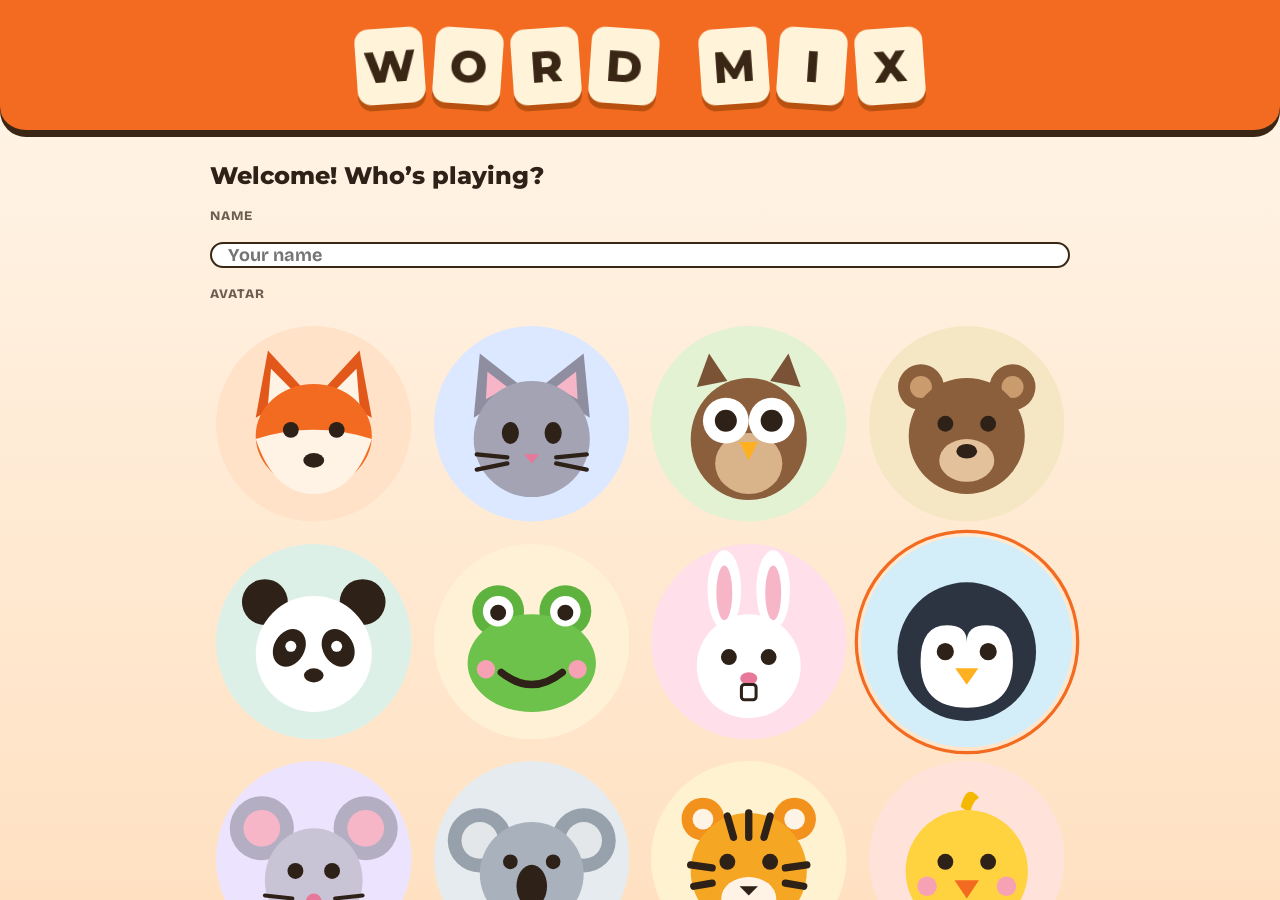
<file: index.html>
<!doctype html>
<html lang="en-GB">
<head>
<meta charset="utf-8">
<meta name="viewport" content="width=device-width, initial-scale=1, viewport-fit=cover, maximum-scale=1, minimum-scale=1, user-scalable=no">
<title>Word Mix</title>
<meta name="description" content="A word-grid game. Swipe touching letters to find words. Play solo, pass and play, or phone to phone with no internet.">
<meta name="theme-color" content="#F26B21">
<meta name="color-scheme" content="light dark">
<meta name="apple-mobile-web-app-capable" content="yes">
<meta name="mobile-web-app-capable" content="yes">
<meta name="apple-mobile-web-app-status-bar-style" content="black-translucent">
<meta name="apple-mobile-web-app-title" content="Word Mix">
<link rel="manifest" href="manifest.webmanifest">
<link rel="icon" type="image/png" href="icons/favicon-64.png">
<link rel="apple-touch-icon" href="icons/apple-touch-icon.png">
<link rel="preconnect" href="https://fonts.googleapis.com">
<link rel="preconnect" href="https://fonts.gstatic.com" crossorigin>
<link href="https://fonts.googleapis.com/css2?family=Bricolage+Grotesque:opsz,wght@12..96,500..800&family=Montserrat:wght@700;800;900&display=swap" rel="stylesheet">
<link rel="stylesheet" href="styles.css">
</head>
<body>
<main id="app"></main>
<script src="qr.js"></script>
<script src="avatars.js"></script>
<script src="net.js"></script>
<script src="sound.js"></script>
<script src="app.js"></script>
<script>
  if ('serviceWorker' in navigator && location.protocol !== 'file:') {
    // When a newer version has been saved, reload once so it shows straight away.
    var hadController = !!navigator.serviceWorker.controller, reloading = false;
    navigator.serviceWorker.addEventListener('controllerchange', function () {
      if (!hadController || reloading) return;
      // Never interrupt a game: wait until the player is back on the home screen.
      if (window.WM_AT_HOME) { reloading = true; location.reload(); } else window.WM_PENDING_RELOAD = true;
    });
    window.addEventListener('load', function () {
      navigator.serviceWorker.register('sw.js', { updateViaCache: 'none' }).then(function (reg) { reg.update(); }).catch(function () {});
    });
    document.addEventListener('visibilitychange', function () {
      if (!document.hidden && navigator.serviceWorker.getRegistration) navigator.serviceWorker.getRegistration().then(function (r) { if (r) r.update(); });
    });
  }
</script>
</body>
</html>
</file>
<file: styles.css>
:root {
  --bg: #EEF1F5;
  --ink: #2E2117;
  --muted: #6B5D50;
  --orange: #F26B21;
  --orange-dk: #C8530F;
  --orange-btn: #D85A15;
  --card: #FFFFFF;
  --card-sh: #D3D9E2;
  --cream: #FFF8EE;
  --tile: #F6E7C4;
  --tile-sh: #C9A974;
  --tile-ink: #3A2614;
  --sel: #FFC93A;
  --sel-sh: #C9951A;
  --good: #86D069;
  --good-sh: #4E9A32;
  --good-ink: #2E7D1E;
  --bad: #B23A1E;
  --blue: #2F6FDE;
  --blue-sh: #1E4FA8;
  --board: #DCE2EA;
  --bar-bg: #F3DCC6;
  --mode-sel: #FFF1E6;
  --first: #FFF1E6;
  --first-sh: #F3C4A3;
  --sheet: #FFFDF7;
  --pill-bg: #2E2117;
  --toast-bg: #2E2117;
  --toast-fg: #FFFFFF;
  --hint-ink: #1E4FA8;
  --band-ink: #3A1A05;
  --font: 'Bricolage Grotesque', ui-rounded, system-ui, -apple-system, 'Segoe UI', sans-serif;
  color-scheme: light;
}
:root[data-theme="dark"] {
  --bg: #16120E;
  --ink: #F6EDE2;
  --muted: #BBA894;
  --orange: #E2621C;
  --orange-dk: #9A3F0B;
  --orange-btn: #BF4E11;
  --card: #29221B;
  --card-sh: #0B0806;
  --cream: #2F271F;
  --board: #2B241D;
  --good-ink: #8FD86F;
  --bad: #FF8F75;
  --bar-bg: #4A3A2C;
  --mode-sel: #3D2617;
  --first: #3D2617;
  --first-sh: #120C07;
  --sheet: #211B15;
  --pill-bg: #0E0B08;
  --toast-bg: #F6EDE2;
  --toast-fg: #16120E;
  --hint-ink: #9DBBFF;
  --band-ink: #2A1203;
  color-scheme: dark;
}
/* Phone in dark mode before the app has chosen (also tells Samsung Internet not to repaint the page) */
@media (prefers-color-scheme: dark) {
  :root:not([data-theme="light"]) {
    --bg: #16120E;
    --ink: #F6EDE2;
    --muted: #BBA894;
    --orange: #E2621C;
    --orange-dk: #9A3F0B;
    --orange-btn: #BF4E11;
    --card: #29221B;
    --card-sh: #0B0806;
    --cream: #2F271F;
    --board: #2B241D;
    --good-ink: #8FD86F;
    --bad: #FF8F75;
    --bar-bg: #4A3A2C;
    --mode-sel: #3D2617;
    --first: #3D2617;
    --first-sh: #120C07;
    --sheet: #211B15;
    --pill-bg: #0E0B08;
    --toast-bg: #F6EDE2;
    --toast-fg: #16120E;
    --hint-ink: #9DBBFF;
    --band-ink: #2A1203;
    color-scheme: dark;
  }
}

* { box-sizing: border-box; -webkit-tap-highlight-color: transparent; }
html, body { margin: 0; height: 100%; background: var(--bg); color: var(--ink); font-family: var(--font); }
html, body { touch-action: manipulation; -webkit-text-size-adjust: 100%; text-size-adjust: 100%; }
body { overscroll-behavior: none; -webkit-font-smoothing: antialiased; }
button, input { font-family: inherit; color: inherit; }
button { cursor: pointer; }
:focus-visible { outline: 3px solid var(--blue); outline-offset: 2px; }

#app { position: relative; height: 100vh; height: 100dvh; margin: 0 auto; overflow: hidden; background: var(--bg); }
.screen { position: absolute; inset: 0; display: flex; flex-direction: column; overflow: hidden; animation: screenIn .45s cubic-bezier(.2,.8,.3,1) both; }
.screen.leaving { animation: screenOut .25s ease-in both; pointer-events: none; }
@keyframes screenIn { from { opacity: 0; transform: translateY(18px); } to { opacity: 1; transform: none; } }
@keyframes screenOut { from { opacity: 1; } to { opacity: 0; transform: scale(.98); } }
.scroll { flex: 1; min-height: 0; overflow-y: auto; -webkit-overflow-scrolling: touch; padding: 18px max(18px, calc((100% - var(--content, 640px)) / 2), env(safe-area-inset-right)) calc(24px + env(safe-area-inset-bottom)) max(18px, calc((100% - var(--content, 640px)) / 2), env(safe-area-inset-left)); display: flex; flex-direction: column; gap: 14px; }

/* Header band */
.band { background: var(--orange); padding: calc(14px + env(safe-area-inset-top)) max(18px, calc((100% - var(--content, 640px)) / 2), env(safe-area-inset-right)) 18px max(18px, calc((100% - var(--content, 640px)) / 2), env(safe-area-inset-left)); border-radius: 0 0 26px 26px; box-shadow: 0 4px 0 var(--orange-dk); display: flex; flex-direction: column; gap: 14px; flex-shrink: 0; position: relative; z-index: 2; }
.band-row { display: flex; align-items: center; justify-content: space-between; gap: 10px; }
.band h1 { margin: 0; font-size: 24px; font-weight: 800; color: #FFFFFF; letter-spacing: .01em; }
.icon-btn { width: 44px; height: 44px; border: 0; border-radius: 12px; background: var(--orange-btn); color: #FFFFFF; display: inline-flex; align-items: center; justify-content: center; padding: 0; flex-shrink: 0; transition: transform .15s; }
.icon-btn:active { transform: translateY(2px) scale(.95); }
.icon-btn svg { width: 22px; height: 22px; }
.band-btn { height: 44px; padding: 0 14px; border: 0; border-radius: 12px; background: var(--orange-btn); color: #FFFFFF; font-weight: 700; font-size: 15px; transition: transform .15s; }
.band-btn:active { transform: translateY(2px) scale(.96); }

/* Logo */
.logo { display: flex; gap: 4px; align-items: center; }
.logo .lt { display: inline-block; }
.logo .lt span { display: flex; align-items: center; justify-content: center; width: 30px; height: 34px; border-radius: 7px; background: #FFF3D9; color: #3A2614; font-weight: 800; font-size: 19px; box-shadow: 0 3px 0 #B8500F; animation: bob 3.2s ease-in-out infinite; }
.logo .gap { width: 8px; }
.logo.big .lt span { width: 46px; height: 52px; font-size: 30px; border-radius: 10px; box-shadow: 0 5px 0 #B8500F; }
.logo.big { gap: 6px; flex-wrap: wrap; justify-content: center; }
.logo.big .gap { width: 100%; height: 4px; }
.logo.intro .lt { animation: logoDrop .9s cubic-bezier(.3,1.5,.5,1) both; }
@keyframes bob { 0%, 100% { transform: translateY(0); } 50% { transform: translateY(-4px); } }
@keyframes logoDrop { 0% { opacity: 0; transform: translateY(-60px) rotate(-20deg); } 70% { opacity: 1; transform: translateY(4px) rotate(var(--r, 0deg)); } 100% { opacity: 1; transform: rotate(var(--r, 0deg)); } }

/* Buttons and cards */
.btn { display: flex; align-items: center; justify-content: center; gap: 10px; min-height: 56px; padding: 0 20px; border: 0; border-radius: 16px; font-weight: 800; font-size: 18px; transition: transform .15s, box-shadow .15s; text-decoration: none; }
.btn:active { transform: translateY(3px); box-shadow: none !important; }
.btn:disabled { opacity: .45; pointer-events: none; }
.btn-orange { background: var(--orange); color: #2E2117; box-shadow: 0 4px 0 var(--orange-dk); }
.btn-blue { background: var(--blue); color: #FFFFFF; box-shadow: 0 4px 0 var(--blue-sh); }
.btn-white { background: var(--card); color: var(--ink); box-shadow: 0 4px 0 var(--card-sh); }
.btn-ghost { background: transparent; color: var(--ink); min-height: 48px; font-size: 16px; font-weight: 700; }
.btn svg { width: 22px; height: 22px; flex-shrink: 0; }
.big-choice { display: flex; align-items: center; gap: 14px; width: 100%; padding: 16px; border: 0; border-radius: 18px; background: var(--card); box-shadow: 0 4px 0 var(--card-sh); text-align: left; transition: transform .15s, box-shadow .15s; }
.big-choice:active { transform: translateY(3px); box-shadow: none; }
.big-choice .ic { width: 52px; height: 52px; border-radius: 14px; display: flex; align-items: center; justify-content: center; flex-shrink: 0; }
.big-choice .ic svg { width: 28px; height: 28px; }
.big-choice b { display: block; font-size: 19px; font-weight: 800; }
.big-choice small { display: block; font-size: 14px; color: var(--muted); font-weight: 600; margin-top: 2px; }
.card { background: var(--card); border-radius: 18px; box-shadow: 0 4px 0 var(--card-sh); padding: 16px; display: flex; flex-direction: column; gap: 12px; }
.label { font-size: 12px; font-weight: 800; letter-spacing: .08em; text-transform: uppercase; color: var(--muted); }
.hint-text { font-size: 14px; color: var(--muted); font-weight: 600; margin: 0; line-height: 1.4; }
h2.title { margin: 0; font-size: 24px; font-weight: 800; }

/* Segmented controls */
.seg { display: grid; grid-auto-columns: minmax(0, 1fr); grid-auto-flow: column; gap: 8px; }
.seg button { min-height: 48px; border: 2px solid var(--card-sh); border-radius: 12px; background: var(--card); font-weight: 700; font-size: 15px; padding: 4px 6px; transition: background-color .2s, color .2s, transform .15s; }
.seg button[aria-pressed="true"] { background: var(--blue); border-color: var(--blue); color: #FFFFFF; }
.seg button:active { transform: scale(.96); }
.modes { display: grid; grid-template-columns: repeat(2, minmax(0, 1fr)); gap: 10px; }
.mode { border: 2px solid var(--card-sh); background: var(--card); border-radius: 16px; padding: 14px 12px; text-align: left; display: flex; flex-direction: column; gap: 4px; transition: transform .15s, background-color .2s, border-color .2s; }
.mode b { font-size: 18px; font-weight: 800; }
.mode small { font-size: 13px; color: var(--muted); font-weight: 600; line-height: 1.3; }
.mode[aria-pressed="true"] { background: var(--mode-sel); border-color: var(--orange); }
.mode:active { transform: scale(.97); }

/* Profile */
.player-chip { display: flex; align-items: center; gap: 10px; padding: 6px 14px 6px 6px; border: 0; border-radius: 999px; background: var(--cream); font-weight: 800; font-size: 16px; max-width: 70%; transition: transform .15s; }
.player-chip span { overflow: hidden; text-overflow: ellipsis; white-space: nowrap; }
.player-chip:active { transform: scale(.96); }
.avatar { display: block; flex-shrink: 0; }
.avatar-grid { display: grid; grid-template-columns: repeat(4, minmax(0, 1fr)); gap: 10px; }
.avatar-grid button { border: 3px solid transparent; background: transparent; border-radius: 999px; padding: 3px; display: flex; align-items: center; justify-content: center; transition: transform .2s, border-color .2s; }
.avatar-grid button[aria-pressed="true"] { border-color: var(--orange); transform: scale(1.08); }
.avatar-grid button svg { width: 100%; height: auto; }
.text-input { width: 100%; height: 54px; border: 2px solid var(--card-sh); border-radius: 14px; padding: 0 16px; font-size: 18px; font-weight: 700; background: var(--card); }
.text-input:focus { border-color: var(--blue); outline: none; }
.players { display: flex; flex-direction: column; gap: 8px; }
.prow { display: flex; align-items: center; gap: 12px; padding: 8px 10px; border-radius: 14px; background: var(--cream); animation: rowIn .6s cubic-bezier(.2,.9,.3,1.2) both; }
.prow b { flex: 1; font-size: 17px; font-weight: 800; overflow: hidden; text-overflow: ellipsis; white-space: nowrap; }
.prow .x { width: 44px; height: 44px; border: 0; border-radius: 12px; background: transparent; color: var(--muted); display: flex; align-items: center; justify-content: center; }
.prow .tag { font-size: 12px; font-weight: 800; color: var(--muted); text-transform: uppercase; letter-spacing: .06em; }

/* Game */
.game-band { gap: 12px; }
.stat { display: flex; align-items: center; gap: 12px; padding: 10px 14px; border-radius: 14px; background: var(--cream); flex: 1; min-width: 0; }
.stat .clock { font-weight: 800; font-size: 20px; font-variant-numeric: tabular-nums; min-width: 48px; }
.bar { flex: 1; height: 10px; border-radius: 999px; background: var(--bar-bg); overflow: hidden; }
.bar i { display: block; height: 100%; width: 100%; background: var(--orange); border-radius: 999px; transform-origin: left; transition: transform 1s linear; }
.count { display: flex; flex-direction: column; align-items: center; justify-content: center; padding: 6px 12px; border-radius: 14px; background: var(--cream); min-width: 66px; }
.count b { font-weight: 800; font-size: 22px; line-height: 1; font-variant-numeric: tabular-nums; }
.count small { font-size: 11px; font-weight: 800; letter-spacing: .06em; text-transform: uppercase; color: var(--muted); }
.count.pop b { animation: pop .6s cubic-bezier(.3,1.6,.5,1); }
@keyframes pop { 0% { transform: scale(1); } 40% { transform: scale(1.3); } 100% { transform: scale(1); } }
.wordbar { margin: 16px auto 0; width: calc(100% - 32px); max-width: var(--content, 640px); min-height: 82px; flex-shrink: 0; display: flex; flex-direction: column; align-items: center; justify-content: center; gap: 4px; border-radius: 18px; background: var(--card); box-shadow: 0 4px 0 var(--card-sh); padding: 8px 12px; position: relative; }
.wordbar .w { font-size: 34px; font-weight: 800; letter-spacing: .08em; line-height: 1.1; min-height: 38px; display: flex; align-items: center; text-align: center; word-break: break-all; }
.wordbar .w.placeholder { font-size: 21px; color: var(--muted); letter-spacing: .02em; }
.wordbar .w.valid, .wordbar .w.good { color: var(--good-ink); }
.wordbar .w.bad { color: var(--bad); }
.wordbar .m { font-size: 14px; font-weight: 700; color: var(--muted); min-height: 18px; }
.wordbar .m.good { color: var(--good-ink); }
.wordbar .m.bad { color: var(--bad); }
.wordbar .m.hint { color: var(--hint-ink); }
.shake { animation: shake .55s ease-out; }
@keyframes shake { 0%, 100% { transform: none; } 20% { transform: translateX(-12px); } 40% { transform: translateX(10px); } 60% { transform: translateX(-6px); } 80% { transform: translateX(4px); } }
.fadein { animation: fadeUp .4s ease-out; }
@keyframes fadeUp { from { opacity: 0; transform: translateY(6px); } to { opacity: 1; transform: none; } }

.board-wrap { flex: 1; min-height: 0; display: flex; flex-direction: column; align-items: center; justify-content: center; padding: 0 16px 8px; position: relative; }
.board-panel { position: relative; padding: 8px; border-radius: 22px; background: var(--board); }
.board { position: relative; display: grid; grid-template-columns: repeat(var(--n), minmax(0, 1fr)); grid-template-rows: repeat(var(--n), minmax(0, 1fr)); gap: var(--gap); touch-action: none; user-select: none; -webkit-user-select: none; }
.cell { display: flex; }
.cell.intro { animation: tileIn .8s cubic-bezier(.2,.9,.3,1.25) both; }
@keyframes tileIn { 0% { opacity: 0; transform: scale(.4) translateY(18px); } 70% { opacity: 1; transform: scale(1.06); } 100% { opacity: 1; transform: none; } }
.tile { width: 100%; height: 100%; display: flex; align-items: center; justify-content: center; border-radius: calc(var(--ts) * .18); background: var(--tile-bg, var(--tile)); color: var(--tile-ink); box-shadow: 0 5px 0 var(--tile-sh); font-weight: 800; font-size: calc(var(--ts) * .48); line-height: 1; transition: background-color .2s, color .2s, box-shadow .2s, transform .2s; pointer-events: none; }
.tile.qu { font-size: calc(var(--ts) * .38); letter-spacing: -.02em; }
.tile.sel { background: var(--sel); box-shadow: 0 2px 0 var(--sel-sh); transform: translateY(3px); animation: pick .45s ease-out; }
.tile.sel.valid { background: var(--good); color: #183008; box-shadow: 0 2px 0 var(--good-sh); }
.tile.hinted { background: #D6E4FF; color: #1B3F8F; box-shadow: 0 5px 0 #9DB6E8; animation: hintPulse 1.4s ease-out infinite; }
.tile.cheer { animation: cheer .9s cubic-bezier(.3,1.5,.5,1) both; }
@keyframes pick { 0% { transform: translateY(3px) scale(1); } 35% { transform: translateY(3px) scale(.85); } 70% { transform: translateY(3px) scale(1.08); } 100% { transform: translateY(3px) scale(1); } }
@keyframes cheer { 0% { transform: none; } 30% { transform: translateY(-16px) scale(1.1); } 60% { transform: translateY(2px) scale(.96); } 100% { transform: none; } }
@keyframes hintPulse { 0% { box-shadow: 0 0 0 0 rgba(47,111,222,.8), 0 5px 0 #9DB6E8; transform: scale(1); } 50% { box-shadow: 0 0 0 12px rgba(47,111,222,0), 0 5px 0 #9DB6E8; transform: scale(1.05); } 100% { box-shadow: 0 0 0 0 rgba(47,111,222,0), 0 5px 0 #9DB6E8; transform: scale(1); } }
.trail { position: absolute; inset: 0; pointer-events: none; overflow: visible; }
.trail polyline { fill: none; stroke-linecap: round; stroke-linejoin: round; opacity: .55; transition: stroke .2s; }
.game-foot { flex-shrink: 0; height: calc(12px + env(safe-area-inset-bottom)); }
.hint-row { flex-shrink: 0; height: 66px; display: flex; align-items: center; justify-content: center; }
.hint-btn { display: inline-flex; align-items: center; gap: 6px; height: 52px; padding: 0 20px 0 14px; border: 0; border-radius: 999px; background: #FFC93A; color: #3A2614; font-weight: 800; font-size: 17px; box-shadow: 0 4px 0 #C9951A; animation: hintIn .6s cubic-bezier(.3,1.5,.5,1) both, glow 1.2s .6s ease-in-out infinite; }
.hint-btn svg { width: 28px; height: 28px; }
@keyframes glow { 0%, 100% { filter: drop-shadow(0 0 0 rgba(255,201,58,0)); } 50% { filter: drop-shadow(0 0 10px rgba(255,201,58,.9)); } }
.hint-btn.out { animation: hintOut .45s ease-in both; }
.hint-btn .ring { position: absolute; }
@keyframes hintIn { 0% { opacity: 0; transform: translateY(20px) scale(.6); } 100% { opacity: 1; transform: none; } }
@keyframes hintOut { to { opacity: 0; transform: translateY(14px) scale(.8); } }
.foot-note { font-size: 14px; font-weight: 600; color: var(--muted); text-align: center; }

/* Overlays */
.overlay { position: absolute; inset: 0; z-index: 20; background: rgba(46,33,23,.5); display: flex; align-items: flex-end; justify-content: center; animation: fade .3s ease-out both; }
.overlay.center { align-items: center; justify-content: center; padding: 20px; }
.sheet { width: 100%; max-width: 600px; max-height: 92%; overflow-y: auto; background: var(--sheet); border-radius: 26px 26px 0 0; padding: 24px 20px calc(26px + env(safe-area-inset-bottom)); display: flex; flex-direction: column; gap: 16px; animation: sheetUp .5s cubic-bezier(.2,.9,.3,1.05) both; }
.dialog { width: 100%; max-width: 420px; background: var(--sheet); border-radius: 24px; padding: 24px 20px; display: flex; flex-direction: column; gap: 14px; animation: dialogIn .5s cubic-bezier(.3,1.4,.5,1) both; text-align: center; align-items: stretch; }
@keyframes fade { from { opacity: 0; } to { opacity: 1; } }
@keyframes sheetUp { from { transform: translateY(100%); } to { transform: none; } }
@keyframes dialogIn { from { opacity: 0; transform: scale(.85); } to { opacity: 1; transform: none; } }
.countdown { font-size: 120px; font-weight: 800; color: #FFFFFF; text-shadow: 0 6px 0 var(--orange-dk); animation: countPop .9s cubic-bezier(.3,1.5,.5,1) both; }
@keyframes countPop { 0% { opacity: 0; transform: scale(.3); } 40% { opacity: 1; transform: scale(1.1); } 80% { opacity: 1; transform: scale(1); } 100% { opacity: 0; transform: scale(.9); } }

/* Results */
.total { font-size: 76px; font-weight: 800; line-height: 1; color: #FFFFFF; font-variant-numeric: tabular-nums; animation: totalIn .8s cubic-bezier(.3,1.5,.5,1) both; text-align: center; }
@keyframes totalIn { 0% { transform: scale(.5); opacity: 0; } 60% { transform: scale(1.1); opacity: 1; } 100% { transform: none; opacity: 1; } }
.band .sub { text-align: center; font-weight: 700; font-size: 16px; color: var(--band-ink); }
.band .eyebrow { text-align: center; font-weight: 800; font-size: 14px; letter-spacing: .08em; text-transform: uppercase; color: var(--band-ink); }
.wrow { display: flex; justify-content: space-between; align-items: center; gap: 10px; padding: 10px 14px; border-radius: 12px; background: var(--card); box-shadow: 0 3px 0 var(--card-sh); animation: rowIn .6s cubic-bezier(.2,.9,.3,1.2) both; }
.wrow b { font-weight: 800; font-size: 18px; letter-spacing: .06em; }
.wrow .pts { font-weight: 800; font-size: 15px; color: #FF8A3D; background: var(--pill-bg); padding: 3px 10px; border-radius: 999px; white-space: nowrap; }

.wrow.shared .pts { background: var(--board); color: var(--muted); }
@keyframes rowIn { 0% { opacity: 0; transform: translateX(-28px) scale(.92); } 70% { opacity: 1; transform: translateX(3px) scale(1.02); } 100% { opacity: 1; transform: none; } }
.rank { display: flex; align-items: center; gap: 12px; padding: 12px; border-radius: 16px; background: var(--card); box-shadow: 0 4px 0 var(--card-sh); border: 0; width: 100%; text-align: left; animation: rowIn .6s cubic-bezier(.2,.9,.3,1.2) both; }
.rank .pos { width: 30px; font-size: 20px; font-weight: 800; color: var(--muted); text-align: center; }
.rank .nm { flex: 1; min-width: 0; }
.rank .nm b { display: block; font-size: 18px; font-weight: 800; overflow: hidden; text-overflow: ellipsis; white-space: nowrap; }
.rank .nm small { font-size: 13px; font-weight: 600; color: var(--muted); }
.rank .sc { font-size: 26px; font-weight: 800; font-variant-numeric: tabular-nums; }
.rank.first { background: var(--first); box-shadow: 0 4px 0 var(--first-sh); }
.rank[aria-pressed="true"] { outline: 3px solid var(--orange); }
.badge { align-self: center; padding: 6px 14px; border-radius: 999px; background: #FFF3D9; color: #3A1A05; font-weight: 800; font-size: 14px; animation: dialogIn .6s .4s cubic-bezier(.3,1.4,.5,1) both; }
.empty { text-align: center; color: var(--muted); font-weight: 600; padding: 24px 8px; }

/* Leaderboard */
.lb-row { display: flex; align-items: center; gap: 12px; padding: 10px 12px; border-radius: 14px; background: var(--card); box-shadow: 0 3px 0 var(--card-sh); animation: rowIn .5s cubic-bezier(.2,.9,.3,1.2) both; }
.lb-row .pos { width: 26px; text-align: center; font-weight: 800; font-size: 18px; color: var(--muted); }
.lb-row .nm { flex: 1; min-width: 0; }
.lb-row .nm b { display: block; font-size: 17px; font-weight: 800; overflow: hidden; text-overflow: ellipsis; white-space: nowrap; }
.lb-row .nm small { font-size: 13px; color: var(--muted); font-weight: 600; }
.lb-row .sc { font-size: 22px; font-weight: 800; font-variant-numeric: tabular-nums; }

/* Settings toggles */
.toggle-row { display: flex; align-items: center; justify-content: space-between; gap: 12px; min-height: 52px; }
.toggle-row span { font-weight: 700; font-size: 16px; }
.switch { position: relative; width: 58px; height: 34px; border: 0; border-radius: 999px; background: var(--card-sh); padding: 0; flex-shrink: 0; transition: background-color .25s; }
.switch::after { content: ''; position: absolute; top: 4px; left: 4px; width: 26px; height: 26px; border-radius: 50%; background: #FFFFFF; box-shadow: 0 2px 0 rgba(0,0,0,.15); transition: transform .3s cubic-bezier(.3,1.4,.5,1); }
.switch[aria-checked="true"] { background: var(--blue); }
.switch[aria-checked="true"]::after { transform: translateX(24px); }

/* Nearby */
.qr-box { align-self: center; padding: 12px; border-radius: 20px; background: #FFFFFF; box-shadow: 0 4px 0 var(--card-sh); animation: dialogIn .5s cubic-bezier(.3,1.4,.5,1) both; }
.qr-box canvas { display: block; image-rendering: pixelated; }
.scanner { position: absolute; inset: 0; z-index: 30; background: #000000; display: flex; flex-direction: column; animation: fade .3s ease-out both; }
.scanner video { flex: 1; min-height: 0; width: 100%; object-fit: cover; }
.scanner .frame { position: absolute; left: 50%; top: 45%; width: 72vmin; height: 72vmin; max-width: 360px; max-height: 360px; transform: translate(-50%, -50%); border: 4px solid rgba(255,255,255,.9); border-radius: 24px; box-shadow: 0 0 0 100vmax rgba(0,0,0,.45); pointer-events: none; }
.scanner .bar-bottom { position: absolute; left: 0; right: 0; bottom: 0; padding: 18px 18px calc(22px + env(safe-area-inset-bottom)); display: flex; flex-direction: column; gap: 10px; align-items: center; color: #FFFFFF; text-align: center; font-weight: 700; }
.code-area { width: 100%; min-height: 110px; border: 2px solid var(--card-sh); border-radius: 14px; padding: 10px; font-family: ui-monospace, Menlo, monospace; font-size: 12px; background: var(--card); resize: vertical; word-break: break-all; }
.status { display: flex; align-items: center; gap: 10px; justify-content: center; font-weight: 700; color: var(--muted); }
.spinner { width: 20px; height: 20px; border-radius: 50%; border: 3px solid var(--card-sh); border-top-color: var(--orange); animation: spin .9s linear infinite; }
@keyframes spin { to { transform: rotate(360deg); } }
.steps { margin: 0; padding-left: 20px; color: var(--muted); font-weight: 600; font-size: 14px; line-height: 1.5; }

.toast { position: absolute; left: 50%; bottom: calc(24px + env(safe-area-inset-bottom)); transform: translateX(-50%); z-index: 50; background: var(--toast-bg); color: var(--toast-fg); padding: 12px 18px; border-radius: 14px; font-weight: 700; font-size: 15px; max-width: calc(100% - 32px); text-align: center; animation: toastIn .45s cubic-bezier(.3,1.4,.5,1) both; }
@keyframes toastIn { from { opacity: 0; transform: translate(-50%, 20px); } to { opacity: 1; transform: translate(-50%, 0); } }
.loading { flex: 1; display: flex; flex-direction: column; align-items: center; justify-content: center; gap: 18px; background: var(--orange); }
.loading p { margin: 0; color: var(--band-ink); font-weight: 700; }
.sr-only { position: absolute; width: 1px; height: 1px; overflow: hidden; clip: rect(0 0 0 0); white-space: nowrap; }

@media (prefers-reduced-motion: reduce) {
  *, *::before, *::after { animation-duration: .01ms !important; animation-iteration-count: 1 !important; transition-duration: .01ms !important; }
}

/* Additions: unique-word tag, survival time pop, smaller tabs */
.wrow .tag { font-size: 12px; font-weight: 800; letter-spacing: .04em; text-transform: uppercase; color: var(--muted); margin-left: auto; margin-right: 8px; }
.wrow.unique .tag { color: var(--good-ink); }
.stat { position: relative; }
.plus-time { position: absolute; left: 14px; top: -6px; font-weight: 800; font-size: 16px; color: var(--good-ink); background: var(--card); padding: 2px 8px; border-radius: 999px; animation: plusTime 1.4s ease-out both; pointer-events: none; }
@keyframes plusTime { 0% { opacity: 0; transform: translateY(10px) scale(.6); } 20% { opacity: 1; transform: translateY(0) scale(1.15); } 70% { opacity: 1; transform: translateY(-8px) scale(1); } 100% { opacity: 0; transform: translateY(-18px); } }
.seg.tabs button { font-size: 14px; padding: 4px 2px; }
.daily-card { display: flex; align-items: center; gap: 14px; }

/* Party results */
.rank .awards { display: flex; flex-wrap: wrap; gap: 4px; margin-top: 4px; }
.award { font-size: 11px; font-weight: 800; letter-spacing: .04em; text-transform: uppercase; padding: 2px 8px; border-radius: 999px; background: #FFC93A; color: #3A2614; }
.award.blue { background: var(--blue); color: #FFFFFF; }
.rank .scs { display: flex; flex-direction: column; align-items: flex-end; }
.rank .scs small { font-size: 12px; font-weight: 700; color: var(--muted); white-space: nowrap; }
.standings { gap: 4px; padding: 10px 12px; }
.st-row { display: flex; align-items: center; gap: 10px; min-height: 44px; padding: 0 6px; border-radius: 10px; }
.st-row .pos { width: 20px; text-align: center; font-weight: 800; color: var(--muted); }
.st-row b { flex: 1; font-weight: 800; font-size: 16px; min-width: 0; overflow: hidden; text-overflow: ellipsis; white-space: nowrap; }
.st-row small { font-size: 12px; font-weight: 700; color: var(--muted); }
.st-row .sc { font-size: 20px; font-weight: 800; font-variant-numeric: tabular-nums; min-width: 36px; text-align: right; }
.st-row.lead { background: var(--mode-sel); }
.wrow .ww { display: flex; flex-direction: column; gap: 3px; min-width: 0; }
.wrow .who { display: flex; align-items: center; gap: 3px; min-width: 0; }
.wrow .who small { font-size: 12px; font-weight: 600; color: var(--muted); margin-left: 4px; overflow: hidden; text-overflow: ellipsis; white-space: nowrap; }
.wrow.shared { opacity: 1; }

.wrow.unique { box-shadow: 0 3px 0 var(--good-sh); background: linear-gradient(0deg, rgba(134,208,105,.16), rgba(134,208,105,.16)), var(--card); }
.gems { gap: 8px; }
.gem-long { display: flex; flex-direction: column; gap: 2px; padding-bottom: 8px; border-bottom: 2px dashed var(--card-sh); }
.gem-long small { font-size: 12px; font-weight: 800; letter-spacing: .06em; text-transform: uppercase; color: var(--muted); }
.gem-long b { font-size: 26px; font-weight: 800; letter-spacing: .06em; }
.gem-long span { font-size: 14px; font-weight: 600; color: var(--muted); }
.gem { display: flex; align-items: center; justify-content: space-between; min-height: 36px; }
.gem b { font-size: 17px; font-weight: 800; letter-spacing: .06em; }
.gem .pts { font-weight: 800; font-size: 14px; color: #FF8A3D; background: var(--pill-bg); padding: 3px 10px; border-radius: 999px; }
.seg.tabs { grid-auto-flow: row; grid-template-columns: repeat(3, minmax(0, 1fr)); }
.modes .mode:last-child:nth-child(odd) { grid-column: 1 / -1; }

/* ---------- Responsive layouts ---------- */
/* Wide screens: home choices in two columns */
@media (min-width: 720px) {
  .scroll.home-grid { display: grid; grid-template-columns: repeat(3, minmax(0, 1fr)); align-content: start; }
  .scroll.home-grid .big-choice { flex-direction: column; align-items: flex-start; }
  .scroll.home-grid > .btn { grid-column: 1 / -1; }
}
/* Short screens (phones on their side): smaller one-line logo */
@media (max-height: 520px) {
  .logo.big .gap { width: 12px; height: auto; }
  .logo.big .lt span { width: 36px; height: 40px; font-size: 22px; box-shadow: 0 4px 0 #B8500F; }
  .band { gap: 10px; padding-bottom: 14px; }
  .total { font-size: 56px; }
}
/* Landscape game: board on one side, timer, word and hint on the other */
@media (orientation: landscape) and (min-width: 600px) {
  .screen.game { display: grid; grid-template-columns: minmax(280px, 380px) minmax(0, 1fr); grid-template-rows: auto auto auto 1fr; }
  .screen.game > .hint-row { grid-column: 1; grid-row: 3; }
  .screen.game > .band { grid-column: 1; grid-row: 1; border-radius: 0 0 26px 0; padding-left: max(18px, env(safe-area-inset-left)); padding-right: 18px; }
  .screen.game > .wordbar { grid-column: 1; grid-row: 2; margin: 16px 16px 0 max(16px, env(safe-area-inset-left)); width: auto; }
  .screen.game > .game-foot { grid-column: 1; grid-row: 4; height: auto; }
  .screen.game > .board-wrap { grid-column: 2; grid-row: 1 / span 4; padding: calc(8px + env(safe-area-inset-top)) max(16px, env(safe-area-inset-right)) calc(8px + env(safe-area-inset-bottom)) 16px; }
}
@media (orientation: landscape) and (min-width: 600px) and (max-height: 520px) {
  .screen.game > .band { gap: 8px; padding-top: calc(8px + env(safe-area-inset-top)); padding-bottom: 10px; }
  .screen.game > .wordbar { margin-top: 10px; min-height: 70px; }
  .screen.game .wordbar .w { font-size: 28px; min-height: 32px; }
  .screen.game .hint-row { height: 56px; }
}

/* Tablets: wider content, bigger type and controls */
@media (min-width: 760px) and (min-height: 700px) {
  :root { --content: 860px; }
  .band { gap: 18px; }
  .band h1 { font-size: 30px; }
  .logo.big .lt span { width: 68px; height: 76px; font-size: 44px; border-radius: 14px; box-shadow: 0 6px 0 #B8500F; }
  .logo.big { gap: 10px; }
  .logo.big .gap { width: 22px; height: auto; }
  .player-chip { font-size: 19px; }
  .scroll { gap: 18px; padding-top: 28px; }
  .big-choice { padding: 24px; gap: 18px; border-radius: 22px; }
  .big-choice .ic { width: 68px; height: 68px; border-radius: 18px; }
  .big-choice .ic svg { width: 36px; height: 36px; }
  .big-choice b { font-size: 24px; }
  .big-choice small { font-size: 16px; }
  .btn { min-height: 64px; font-size: 20px; }
  .label { font-size: 13px; }
  .hint-text { font-size: 16px; }
  .seg button { min-height: 56px; font-size: 17px; }
  .mode { padding: 18px 16px; }
  .mode b { font-size: 21px; }
  .mode small { font-size: 15px; }
  .prow b, .lb-row .nm b, .rank .nm b { font-size: 20px; }
  .wrow b { font-size: 21px; }
  .stat .clock { font-size: 24px; }
  .count b { font-size: 26px; }
  .wordbar { min-height: 96px; }
  .wordbar .w { font-size: 42px; }
  .wordbar .m { font-size: 16px; }
  .dialog { max-width: 520px; }
  .sheet { max-width: 720px; }
}
@media (min-width: 760px) and (min-height: 700px) and (orientation: landscape) {
  .scroll.home-grid { grid-template-columns: repeat(3, minmax(0, 1fr)); }
  .screen.game { grid-template-columns: minmax(320px, 420px) minmax(0, 1fr); }
}
@media (min-width: 760px) and (min-height: 700px) {
  .scroll.home-grid { align-content: center; padding-bottom: 60px; }
  .scroll.home-grid .big-choice { min-height: 210px; justify-content: space-between; }
  .scroll.home-grid .big-choice .ic { width: 80px; height: 80px; }
  .scroll.home-grid .big-choice .ic svg { width: 42px; height: 42px; }
  .scroll.home-grid .big-choice b { font-size: 26px; }
}


/* ---------- Animated results show ---------- */
.show-band { gap: 8px; }
.show-title { color: #FFFFFF; font-size: 34px; font-weight: 800; line-height: 1.1; text-align: center; text-wrap: balance; }
.show { display: grid; grid-template-columns: minmax(0, 1fr); gap: 16px; }
@media (min-width: 760px) and (orientation: landscape) {
  .show { grid-template-columns: minmax(280px, 1fr) minmax(0, 1.3fr); align-items: start; }
  .show-lb { position: sticky; top: 0; }
}
.show-lb, .show-words { display: flex; flex-direction: column; gap: 10px; min-width: 0; }
.ready-chip { font-size: 11px; font-weight: 800; letter-spacing: .05em; text-transform: uppercase; padding: 3px 8px; border-radius: 999px; background: var(--good); color: #183008; animation: dialogIn .4s cubic-bezier(.3,1.4,.5,1) both; }
.stream { display: flex; flex-direction: column; gap: 8px; padding: 4px 2px 8px; }

.sw { position: relative; display: flex; align-items: center; gap: 10px; padding: 10px 14px; border-radius: 14px; background: var(--card); box-shadow: 0 3px 0 var(--card-sh); flex-shrink: 0; }
.sw .ww { flex: 1; min-width: 0; display: flex; flex-direction: column; gap: 3px; }
.sw .ww b { font-size: 20px; font-weight: 800; letter-spacing: .06em; transition: color .3s; }
.sw .who { display: flex; align-items: center; gap: 3px; min-width: 0; }
.sw .who small { font-size: 12px; font-weight: 600; color: var(--muted); margin-left: 4px; overflow: hidden; text-overflow: ellipsis; white-space: nowrap; }
.sw .tag { font-size: 12px; font-weight: 800; letter-spacing: .04em; text-transform: uppercase; color: var(--muted); opacity: 0; transition: opacity .3s; }
.sw .pts { font-weight: 800; font-size: 15px; color: #FF8A3D; background: var(--pill-bg); padding: 3px 10px; border-radius: 999px; white-space: nowrap; opacity: 0; transform: scale(.6); transition: opacity .3s, transform .4s cubic-bezier(.3,1.6,.5,1); }
.sw.in { animation: flyIn .5s cubic-bezier(.2,.9,.3,1.15) both; }
@keyframes flyIn { 0% { opacity: 0; transform: translateY(-30px) scale(.8) rotate(-3deg); } 100% { opacity: 1; transform: none; } }
.sw.dup, .sw.gold { }
.sw.dup .tag, .sw.gold .tag, .sw.dup .pts, .sw.gold .pts { opacity: 1; transform: none; }
.sw.dup:not(.settled) { animation: redLight .7s ease-out both; }
@keyframes redLight { 0% { background: var(--card); } 25% { background: #FF5A5F; } 60% { background: #FFB3B5; } 100% { background: var(--card); } }
.sw.dup { opacity: 1; }
.sw.dup .ww b { color: var(--ink); }
.sw.gold { background: linear-gradient(0deg, rgba(255,201,58,.28), rgba(255,201,58,.28)), var(--card); box-shadow: 0 0 0 3px #FFC93A, 0 4px 0 #C9951A; }
.sw.gold:not(.settled) { animation: goldPop .8s cubic-bezier(.3,1.5,.5,1) both; }
@keyframes goldPop { 0% { transform: scale(1); box-shadow: 0 0 0 0 rgba(255,201,58,.9), 0 4px 0 #C9951A; } 40% { transform: scale(1.06); box-shadow: 0 0 0 10px rgba(255,201,58,0), 0 4px 0 #C9951A; } 100% { transform: none; box-shadow: 0 0 0 3px #FFC93A, 0 4px 0 #C9951A; } }
.sw.gold .tag { color: #B07800; }
.sw.gold .pts { background: #FFC93A; color: #3A2614; }
.sparks { position: absolute; inset: 0; pointer-events: none; }
.sparks i { position: absolute; left: 50%; top: 50%; width: 8px; height: 8px; border-radius: 2px; background: #FFC93A; transform: rotate(45deg); opacity: 0; }
.sw.gold .sparks i { animation: spark .9s ease-out both; }
.sparks i:nth-child(1) { --dx: -120px; --dy: -34px; } .sparks i:nth-child(2) { --dx: 120px; --dy: -30px; } .sparks i:nth-child(3) { --dx: -80px; --dy: 30px; }
.sparks i:nth-child(4) { --dx: 90px; --dy: 34px; } .sparks i:nth-child(5) { --dx: -10px; --dy: -42px; background: #FFF3D9; } .sparks i:nth-child(6) { --dx: 30px; --dy: 40px; background: #F26B21; }
@keyframes spark { 0% { opacity: 1; transform: translate(-50%, -50%) rotate(45deg) scale(.6); } 100% { opacity: 0; transform: translate(calc(-50% + var(--dx)), calc(-50% + var(--dy))) rotate(225deg) scale(1.2); } }
.missed { font-size: 22px; font-weight: 800; color: var(--orange); animation: wobble 1s .2s ease-in-out both; transform-origin: left center; }
@keyframes wobble { 0% { transform: scale(.6) rotate(-6deg); opacity: 0; } 30% { transform: scale(1.1) rotate(3deg); opacity: 1; } 50% { transform: rotate(-3deg); } 70% { transform: rotate(2deg); } 100% { transform: none; opacity: 1; } }
.gems .gem { animation: rowIn .6s cubic-bezier(.2,.9,.3,1.2) both; }
.pop-in { animation: dialogIn .6s cubic-bezier(.3,1.4,.5,1) both; }
.show-actions { display: flex; flex-direction: column; gap: 10px; margin-top: 8px; }
.winner-stage { background: rgba(46,33,23,.72); z-index: 40; cursor: pointer; }
.winner-stage.leaving-ov { animation: fadeOut .35s ease-in both; }
@keyframes fadeOut { to { opacity: 0; } }
.winner-card { position: relative; z-index: 2; display: flex; flex-direction: column; align-items: center; gap: 8px; text-align: center; }
.winner-av { animation: winnerIn 1s cubic-bezier(.3,1.5,.5,1) both, bob 2.4s 1s ease-in-out infinite; filter: drop-shadow(0 10px 0 rgba(0,0,0,.25)); }
@keyframes winnerIn { 0% { transform: scale(.2) rotate(-30deg); opacity: 0; } 60% { transform: scale(1.15) rotate(6deg); opacity: 1; } 100% { transform: none; opacity: 1; } }
.winner-name { font-size: 44px; font-weight: 800; color: #FFFFFF; text-shadow: 0 5px 0 var(--orange-dk); animation: dialogIn .6s .3s cubic-bezier(.3,1.4,.5,1) both; }
.winner-pts { font-size: 18px; font-weight: 800; color: #FFC93A; animation: dialogIn .6s .5s cubic-bezier(.3,1.4,.5,1) both; }
.confetti { position: absolute; inset: 0; width: 100%; height: 100%; pointer-events: none; z-index: 1; }
/* Phone summary */
.ready-btn { background: #3FB950; color: #FFFFFF; box-shadow: 0 4px 0 #23843A; min-height: 64px; font-size: 20px; animation: readyPulse 1.6s ease-in-out infinite; }
.ready-btn.done { animation: none; background: var(--card); color: var(--good-ink); box-shadow: 0 4px 0 var(--card-sh); }
@keyframes readyPulse { 0%, 100% { transform: scale(1); box-shadow: 0 4px 0 #23843A, 0 0 0 0 rgba(63,185,80,.6); } 50% { transform: scale(1.03); box-shadow: 0 4px 0 #23843A, 0 0 0 14px rgba(63,185,80,0); } }
.wrow.unique { box-shadow: 0 0 0 3px #FFC93A, 0 3px 0 #C9951A; background: linear-gradient(0deg, rgba(255,201,58,.22), rgba(255,201,58,.22)), var(--card); }
.wrow.unique .pts { background: #FFC93A; color: #3A2614; }
/* Big screen during a round */
.spect-players { padding: 14px 16px 0; display: flex; flex-direction: column; gap: 8px; }
.spect-players .prow .sc { font-size: 24px; font-weight: 800; font-variant-numeric: tabular-nums; }
.spect-players .sc.bump { animation: pop .6s cubic-bezier(.3,1.6,.5,1); color: var(--good-ink); }
@media (orientation: landscape) and (min-width: 600px) {
  .screen.spect > .spect-players { grid-column: 1; grid-row: 2 / span 3; overflow-y: auto; padding-left: max(16px, env(safe-area-inset-left)); }
}
.screen.spect > .spect-players { order: 3; }

.ready-bar { position: sticky; bottom: 0; z-index: 5; padding: 10px max(16px, calc((100% - var(--content, 640px)) / 2)) calc(12px + env(safe-area-inset-bottom)); background: linear-gradient(to top, var(--bg) 70%, rgba(0,0,0,0)); }
.ready-bar .ready-btn { width: 100%; }

.seg.hint-seg { grid-auto-flow: row; grid-template-columns: repeat(5, minmax(0, 1fr)); }
.seg.hint-seg button { font-size: 14px; line-height: 1.15; padding: 4px 2px; }
@media (max-width: 520px) { .seg.hint-seg { grid-template-columns: repeat(3, minmax(0, 1fr)); } .seg.hint-seg button { font-size: 15px; } }

/* Installed app: no pull-down-to-refresh, no bounce */
@media (display-mode: standalone), (display-mode: fullscreen), (display-mode: minimal-ui) {
  html, body { overscroll-behavior: none; overscroll-behavior-y: none; }
  html, body { position: fixed; inset: 0; overflow: hidden; width: 100%; }
}
.scroll, .sheet { overscroll-behavior: contain; }

.net-warn { box-shadow: 0 0 0 3px var(--bad), 0 4px 0 var(--card-sh); }
.net-warn b { color: var(--bad); font-size: 17px; }

.diag { font-size: 12px; text-align: center; opacity: .85; word-break: break-word; }

.diag-box { margin: 0; padding: 10px; border-radius: 10px; background: var(--board); color: var(--ink); font: 11px/1.45 ui-monospace, Menlo, monospace; white-space: pre-wrap; word-break: break-all; }

.text-input, .code-area { color: var(--ink); background-color: var(--card); }

/* Tappable words and definitions */
[data-def] { cursor: pointer; }
[data-def]:active { transform: scale(.98); }
.def-sheet { gap: 12px; }
.def-head { display: flex; align-items: center; justify-content: space-between; gap: 12px; }
.def-head .title { letter-spacing: .06em; }
.def-head .pts { font-weight: 800; font-size: 14px; color: #FF8A3D; background: var(--pill-bg); padding: 3px 10px; border-radius: 999px; }
.defs { margin: 0; padding-left: 22px; display: flex; flex-direction: column; gap: 10px; font-size: 16px; line-height: 1.45; }
.defs .pos { font-size: 12px; font-weight: 800; letter-spacing: .05em; text-transform: uppercase; color: var(--orange); margin-right: 4px; }
.defs em { display: block; color: var(--muted); font-size: 14px; margin-top: 2px; }
.def-src { font-size: 12px; }

/* Loser label */
@keyframes loserIn { 0% { transform: rotate(-20deg) scale(.2); opacity: 0; } 60% { transform: rotate(8deg) scale(1.15); opacity: 1; } 80% { transform: rotate(-4deg); } 100% { transform: none; opacity: 1; } }
.loser-line { display: flex; align-items: center; gap: 8px; margin-top: 6px; padding: 6px 14px 6px 6px; border-radius: 999px; background: rgba(0,0,0,.35); color: #FFF3D9; font-weight: 800; font-size: 16px; animation: dialogIn .6s 1.2s cubic-bezier(.3,1.4,.5,1) both; }
.loser-line svg { filter: grayscale(.6); }
.band-btn[aria-pressed="true"] { background: #FFF3D9; color: #3A2614; }

/* Solo results */
.sw.ok .pts, .sw.ok .tag { opacity: 1; transform: none; }
.sw.ok:not(.settled) { animation: okPop .45s cubic-bezier(.3,1.5,.5,1) both; }
@keyframes okPop { 0% { transform: scale(.96); } 60% { transform: scale(1.03); } 100% { transform: none; } }
.solo-stats { gap: 0; }
.solo-av { align-self: center; margin-bottom: 6px; }
.stat-row { display: flex; align-items: baseline; justify-content: space-between; gap: 12px; padding: 9px 0; border-top: 2px dashed var(--card-sh); }
.stat-row span { font-size: 15px; font-weight: 600; color: var(--muted); }
.stat-row b { font-size: 18px; font-weight: 800; text-align: right; overflow-wrap: anywhere; }
.stat-row[hidden] { display: none; }
.pb-title { color: #FFFFFF; font-size: 22px; font-weight: 800; }
.seg.scope button { min-height: 44px; }

/* Child tick in pass-and-play, Normal/Easy switch on leaderboards */
.prow .child-tick { margin-left: auto; min-height: 36px; padding: 0 12px; border-radius: 999px; border: 2px solid var(--card-sh); background: var(--card); color: var(--muted); font: inherit; font-size: 14px; font-weight: 800; cursor: pointer; }
.prow .child-tick[aria-pressed="true"] { background: var(--orange); border-color: var(--orange-dk); color: #FFF; }
.prow .child-tick + .x { margin-left: 8px; }
.seg.level { margin-bottom: 4px; }

/* Round start: tiles shake, land, then 3, 2, Go! */
.deal-wrap { display: flex; flex-direction: column; align-items: center; gap: 16px; }
.cd-slot { min-height: 150px; display: grid; place-items: center; animation: none; }
.cd-slot.cd-pop { animation: countPop .7s cubic-bezier(.3,1.5,.5,1) both; }
.deal { display: grid; gap: 6px; width: min(62vw, 250px); padding: 10px; border-radius: 18px; background: rgba(0,0,0,.14); }
.deal i { aspect-ratio: 1; border-radius: 10px; background: var(--tile); box-shadow: 0 3px 0 var(--tile-sh); }
.deal.shake { animation: dealShake .16s linear infinite; }
.deal.shake i:nth-child(odd) { transform: rotate(6deg) translateY(-3px); }
.deal.shake i:nth-child(3n) { transform: rotate(-8deg) translateY(2px); }
.deal.dropping i { opacity: 0; transform: translateY(-16px) scale(.8); }
.deal.dropping i.in { animation: dealIn .22s cubic-bezier(.3,1.6,.5,1) both; }
@keyframes dealIn { from { opacity: 0; transform: translateY(-16px) scale(.8); } to { opacity: 1; transform: none; } }
@keyframes dealShake { 0%,100% { transform: translate(0,0) rotate(0); } 25% { transform: translate(-4px,2px) rotate(-1.5deg); } 75% { transform: translate(4px,-2px) rotate(1.5deg); } }
.deal-cap { margin: 0; color: #FFFFFF; font-size: 20px; font-weight: 800; min-height: 28px; }
.overlay.cd-out { opacity: 0; transition: opacity .3s; }
/* Round start on the real board */
.cd-block { position: absolute; inset: 0; z-index: 20; }
.cd-layer { position: absolute; inset: 0; z-index: 5; display: grid; place-items: center; pointer-events: none; }
.cd-layer .countdown { color: #FFFFFF; -webkit-text-stroke: 3px var(--orange-dk); paint-order: stroke fill; text-shadow: 0 6px 0 var(--orange-dk), 0 0 24px rgba(0,0,0,.35); }
.cd-layer.cd-out { opacity: 0; transition: opacity .5s; }
.board.mixing .cell { border-radius: calc(var(--ts) * .18); background: rgba(0,0,0,.12); }
.board.shaking { animation: dealShake .16s linear infinite; }
.tile.pre { opacity: 0; }
.cell.drop-in { animation: tileDrop .28s cubic-bezier(.3,1.6,.5,1) both; }
@keyframes tileDrop { from { opacity: 0; transform: translateY(calc(var(--ts) * -.6)) scale(.7); } to { opacity: 1; transform: none; } }
.tile.rolling { animation: tileRoll .18s linear infinite; }
@keyframes tileRoll { 0%, 100% { transform: translateY(0); } 50% { transform: translateY(-2px); } }
.tile.settle { animation: tileSettle .38s cubic-bezier(.3,1.6,.5,1) both; }
@keyframes tileSettle { 0% { transform: scale(1.14); background: #FFF6D8; } 100% { transform: none; } }
@media (prefers-reduced-motion: reduce) { .board.shaking, .cell.drop-in, .tile.rolling, .tile.settle { animation: none; } }
@media (prefers-reduced-motion: reduce) { .deal.shake, .deal.dropping i.in, .cd-slot.cd-pop { animation: none; } .deal.dropping i.in { opacity: 1; transform: none; } }

/* Sound settings */
.vol-row { display: grid; grid-template-columns: 8ch minmax(0, 1fr) 4ch; gap: 12px; align-items: center; font-weight: 700; }
.vol-row input[type="range"] { width: 100%; accent-color: var(--orange); }
.vol-row output { text-align: right; color: var(--muted); font-variant-numeric: tabular-nums; }
.menu-sound { display: flex; flex-direction: column; gap: 4px; text-align: left; padding: 4px 2px; }

/* ---------- v26: results bar battle ---------- */
.battle { display: flex; flex-direction: column; gap: 6px; min-width: 0; }
.pop-zone { height: 84px; display: flex; align-items: center; justify-content: center; position: relative; }
.pop-word { position: relative; display: flex; flex-direction: column; align-items: center; gap: 4px; padding: 8px 18px; border-radius: 16px; background: var(--card); box-shadow: 0 4px 0 var(--card-sh); animation: popWord .45s cubic-bezier(.3,1.5,.5,1) both; }
.pop-word b { font-size: 26px; font-weight: 800; letter-spacing: .08em; }
.pop-word .pop-meta { display: flex; align-items: center; gap: 3px; }
.pop-word .tag { font-size: 11px; font-weight: 800; letter-spacing: .05em; text-transform: uppercase; color: var(--muted); margin-left: 6px; }
.pop-word.gold { background: linear-gradient(0deg, rgba(255,201,58,.28), rgba(255,201,58,.28)), var(--card); box-shadow: 0 0 0 3px #FFC93A, 0 4px 0 #C9951A; }
.pop-word.gold .tag { color: #B07800; }
.pop-word.gold .sparks i { animation: spark .9s ease-out both; }
.pop-word.leave { animation: popLeave .4s ease-in both; }
@keyframes popWord { from { opacity: 0; transform: translateY(-14px) scale(.7); } to { opacity: 1; transform: none; } }
@keyframes popLeave { to { opacity: 0; transform: translateY(18px) scale(.85); } }
.bstage { position: relative; height: 210px; padding-top: 44px; border-bottom: 3px solid var(--card-sh); }
.blabels { position: absolute; left: 0; right: 0; top: 0; height: 44px; pointer-events: none; }
.bcols { display: grid; grid-template-columns: repeat(var(--cols), minmax(0, 1fr)); height: 100%; align-items: end; gap: 6px; padding: 0 4px; }
.bcol { height: 100%; display: flex; flex-direction: column; align-items: center; justify-content: flex-end; min-width: 0; }
.bsc { font-size: 20px; font-weight: 800; font-variant-numeric: tabular-nums; line-height: 1.2; }
.bbar { width: min(64px, 80%); height: 6%; border-radius: 10px 10px 3px 3px; transition: height .55s cubic-bezier(.3,1.3,.5,1); box-shadow: inset 0 -5px 0 rgba(0,0,0,.14); }
.bbar.hit { animation: barHit .4s ease-out; }
@keyframes barHit { 0% { filter: brightness(1.35); } 100% { filter: none; } }
.bnames { display: grid; grid-template-columns: repeat(var(--cols), minmax(0, 1fr)); gap: 6px; padding: 4px 4px 0; }
.bname { display: flex; flex-direction: column; align-items: center; gap: 2px; min-width: 0; text-align: center; }
.bname b { font-size: 14px; font-weight: 800; max-width: 100%; overflow: hidden; text-overflow: ellipsis; white-space: nowrap; }
.bname small { font-size: 11px; font-weight: 700; color: var(--muted); }
.bname .ready-chip { font-size: 10px; padding: 2px 6px; }
.lbadge { position: absolute; top: 0; transform: translateX(-50%); display: flex; flex-direction: column; align-items: center; line-height: 1; transition: left .9s cubic-bezier(.5,0,.3,1.2); }
.lbadge .bi { font-size: 26px; filter: drop-shadow(0 2px 0 rgba(0,0,0,.18)); }
.lbadge small { font-size: 10px; font-weight: 800; letter-spacing: .05em; text-transform: uppercase; padding: 1px 6px; border-radius: 999px; margin-top: 1px; }
.lbadge.win small { background: #FFC93A; color: #3A2614; }
.lbadge.lose small { background: #5B4A3C; color: #FFF3D9; }
.lbadge.moving .bi { animation: badgeHop .9s ease-in-out; }
@keyframes badgeHop { 0%, 100% { transform: none; } 50% { transform: translateY(-14px) rotate(-12deg) scale(1.2); } }
.lbadge.drop { animation: badgeDrop .7s cubic-bezier(.3,1.6,.5,1) both; }
@keyframes badgeDrop { from { opacity: 0; transform: translate(-50%, -40px) scale(.5); } to { opacity: 1; transform: translateX(-50%); } }
.lbadge.bounce .bi { animation: badgeBounce .7s cubic-bezier(.3,1.6,.5,1); }
@keyframes badgeBounce { 0%, 100% { transform: none; } 40% { transform: translateY(-10px) scale(1.25); } }
.lbadge.gone { animation: badgeGone .5s ease-in both; }
@keyframes badgeGone { to { opacity: 0; transform: translate(-50%, -20px) scale(.5); } }
.fly-chip { position: fixed; z-index: 60; transform: translate(-50%, -50%); pointer-events: none; font-weight: 800; font-size: 16px; padding: 3px 10px; border-radius: 999px; background: var(--pill-bg); color: #FF8A3D; }
.fly-chip.gold { background: #FFC93A; color: #3A2614; }
.trivia { gap: 8px; }
.trivia.tv-swap .tv-row { animation: tvSwap .5s ease-in-out; }
@keyframes tvSwap { 0% { opacity: 1; transform: none; } 45% { opacity: 0; transform: translateX(-16px); } 55% { opacity: 0; transform: translateX(16px); } 100% { opacity: 1; transform: none; } }
.tv-row { display: flex; align-items: center; gap: 12px; min-height: 52px; }
.tv-row span { display: flex; flex-direction: column; min-width: 0; }
.tv-row small { font-size: 13px; font-weight: 800; color: var(--muted); }
.tv-row b { font-size: 18px; font-weight: 800; }
.tv-dots { display: flex; gap: 5px; justify-content: center; }
.tv-dots i { width: 6px; height: 6px; border-radius: 50%; background: var(--card-sh); }
.tv-dots i.on { background: var(--orange); }
@media (min-width: 760px) and (orientation: landscape) { .show .battle { position: sticky; top: 0; } }
@media (prefers-reduced-motion: reduce) { .pop-word, .pop-word.leave, .lbadge.drop, .lbadge.moving .bi, .lbadge.bounce .bi { animation: none; } }

/* Between-rounds loading screen */
.next-load { padding: 24px 18px; gap: 18px; text-align: center; }
.next-load .eyebrow { font-weight: 800; font-size: 14px; letter-spacing: .08em; text-transform: uppercase; color: var(--band-ink); }
.nl-title { margin: 0; color: #FFFFFF; font-size: 34px; font-weight: 800; text-shadow: 0 4px 0 var(--orange-dk); animation: dialogIn .6s cubic-bezier(.3,1.4,.5,1) both; }
.nl-players { display: flex; flex-wrap: wrap; justify-content: center; gap: 14px 10px; max-width: 520px; }
.nl-p { position: relative; display: flex; flex-direction: column; align-items: center; gap: 4px; width: 72px; padding-top: 26px; animation: dialogIn .5s cubic-bezier(.3,1.4,.5,1) both; }
.nl-p b { font-size: 14px; font-weight: 800; color: var(--band-ink); max-width: 100%; overflow: hidden; text-overflow: ellipsis; white-space: nowrap; }
.nl-badge { position: absolute; top: 0; left: 50%; transform: translateX(-50%); display: flex; flex-direction: column; align-items: center; font-size: 22px; line-height: 1; animation: badgeBounce 1.4s ease-in-out infinite; }
.nl-badge small { font-size: 9px; font-weight: 800; letter-spacing: .05em; text-transform: uppercase; padding: 1px 5px; border-radius: 999px; }
.nl-badge.win small { background: #FFC93A; color: #3A2614; }
.nl-badge.lose small { background: #5B4A3C; color: #FFF3D9; }
.nl-trivia { width: 100%; max-width: 440px; text-align: left; }
.nl-bar { width: 100%; max-width: 320px; height: 10px; border-radius: 999px; background: rgba(0,0,0,.18); overflow: hidden; }
.nl-bar i { display: block; height: 100%; width: 100%; background: #FFFFFF; border-radius: 999px; transform-origin: left; animation: nlFill linear both; }
@keyframes nlFill { from { transform: scaleX(0); } to { transform: scaleX(1); } }

/* Child hint button: always there, refills after each hint */
.hint-btn.kid { position: relative; overflow: hidden; animation: hintIn .6s cubic-bezier(.3,1.5,.5,1) both; isolation: isolate; }
.hint-btn.kid .kid-fill { position: absolute; inset: 0; z-index: -1; background: #FFC93A; transform-origin: left; transform: scaleX(1); }
.hint-btn.kid.cooling { background: #E9DCC0; box-shadow: 0 4px 0 #BFAE8C; color: #6B5D50; }
.hint-btn.kid:not(.cooling) { animation: hintIn .6s cubic-bezier(.3,1.5,.5,1) both, glow 1.2s .6s ease-in-out infinite; }
.hint-btn.kid.nope { animation: shakeX .35s ease-in-out; }
@keyframes shakeX { 0%, 100% { transform: none; } 25% { transform: translateX(-6px); } 75% { transform: translateX(6px); } }

/* ---------- v27: colour schemes (Warm and Party) and the chunky look ---------- */
:root {
  --font-display: 'Montserrat', var(--font);
  --lw: 3px;
  --line: #3A2614;
  --grad-top: #FFF6EA; --grad-bot: #FFE1C2;
  --show-top: #FFD38F; --show-bot: #FF8A5B;
  --band-bg: var(--orange);
  --btn-bg: var(--orange); --btn-ink: #2E2117; --btn2-bg: var(--blue); --btn2-ink: #FFFFFF;
  --sel-ink: var(--tile-ink);
  --cd-fill: #FFC93A; --cd-side: #E2621C;
  --meter: #F26B21;
  --board: #F3D2AE;
}
:root[data-theme="dark"] {
  --line: #0B0806;
  --grad-top: #2C1E14; --grad-bot: #15100B;
  --show-top: #4A2A14; --show-bot: #2A140A;
}
@media (prefers-color-scheme: dark) {
  :root:not([data-theme="light"]) { --line: #0B0806; --grad-top: #2C1E14; --grad-bot: #15100B; --show-top: #4A2A14; --show-bot: #2A140A; }
}
:root[data-scheme="party"] {
  --bg: #6A7BFF; --ink: #2D0A4E; --muted: #5B4C8C;
  --orange: #4B2BB8; --orange-dk: #2D0A4E; --orange-btn: #2D0A4E;
  --card: #F4F2FF; --card-sh: #2D0A4E; --cream: #DDD8FF;
  --tile: #2D0A4E; --tile-sh: #14032B; --tile-ink: #FFFFFF;
  --sel: #2FD3A0; --sel-sh: #128A66; --sel-ink: #14032B;
  --good: #4DF0A8; --good-sh: #17A36A; --good-ink: #0E7A4C; --bad: #C2185B;
  --blue: #4B2BB8; --blue-sh: #2D0A4E;
  --board: #A9C3FF; --bar-bg: #C9D3FF; --mode-sel: #E0FBFF; --first: #FFF6C9; --first-sh: #2D0A4E;
  --sheet: #F4F2FF; --pill-bg: #2D0A4E; --toast-bg: #2D0A4E; --toast-fg: #FFFFFF; --hint-ink: #4B2BB8; --band-ink: #E2DCFF;
  --line: #2D0A4E;
  --grad-top: #5FD3FF; --grad-bot: #6A7BFF;
  --show-top: #FF9E7A; --show-bot: #E33BC0;
  --band-bg: #4B2BB8;
  --btn-bg: #A8F6FA; --btn-ink: #2D0A4E; --btn2-bg: #4DF0A8; --btn2-ink: #2D0A4E;
  --cd-fill: #2BC4F0; --cd-side: #3B56C8;
  --meter: #E33BC0;
  color-scheme: light;
}
:root[data-scheme="party"][data-theme="dark"] {
  --bg: #120C38; --ink: #EEEAFF; --muted: #A9A0E0;
  --orange: #6A4BE0; --orange-dk: #0B0420; --orange-btn: #0B0420;
  --card: #2A2170; --card-sh: #0B0420; --cream: #342A88;
  --tile: #1A0E4A; --tile-sh: #07021A; --tile-line: #7A6BE0;
  --good-ink: #4DF0A8; --bad: #FF8FA0;
  --blue: #6A4BE0; --blue-sh: #0B0420;
  --board: #2A2170; --bar-bg: #3A3290; --mode-sel: #33307A; --first: #3A2E8C; --first-sh: #0B0420;
  --sheet: #221A5E; --pill-bg: #0B0420; --toast-bg: #EEEAFF; --toast-fg: #1C1450; --hint-ink: #9DBBFF; --band-ink: #CFC8FF;
  --line: #0B0420;
  --grad-top: #241A6B; --grad-bot: #120C38;
  --show-top: #3B1A6B; --show-bot: #7A1F7A;
  --band-bg: #2E1F86;
  --btn-bg: #5FE3EA; --btn-ink: #0B0420; --btn2-bg: #4DF0A8; --btn2-ink: #0B0420;
  color-scheme: dark;
}

/* Gradient backgrounds */
html, body { background: var(--grad-bot); }
#app { background: linear-gradient(180deg, var(--grad-top), var(--grad-bot)); }
.screen.show-screen { background: linear-gradient(180deg, var(--show-top), var(--show-bot)); }

/* Heavier, rounder display text */
.band h1, h2.title, .show-title, .countdown, .tile, .btn, .big-choice b, .total, .bsc, .clock, .count b, .sc,
.winner-name, .nl-title, .pop-word b, .wordbar .w, .logo .lt span, .mode b, .pb-title { font-family: var(--font-display); }
.btn, .big-choice b, .mode b { font-weight: 800; }
.tile, .countdown, .bsc, .total, .winner-name, .nl-title, .show-title { font-weight: 900; }

/* Thick outlines and solid ledges */
.band { background: var(--band-bg); border-bottom: var(--lw) solid var(--line); box-shadow: 0 4px 0 var(--line); }
.btn:not(.btn-ghost), .big-choice, .card, .wordbar, .rank, .lb-row, .wrow, .sw, .pop-word, .hint-btn, .dialog, .qr-box, .player-chip {
  border: var(--lw) solid var(--line);
}
.btn:not(.btn-ghost), .big-choice, .card, .wordbar, .rank, .lb-row, .wrow, .sw, .pop-word {
  box-shadow: inset 0 -5px 0 rgba(0,0,0,.12), 0 4px 0 var(--line);
}
.btn:not(.btn-ghost):active, .big-choice:active { box-shadow: inset 0 -2px 0 rgba(0,0,0,.12) !important; }
.btn-orange { background: var(--btn-bg); color: var(--btn-ink); }
.btn-blue { background: var(--btn2-bg); color: var(--btn2-ink); }
.ready-btn { border-color: var(--line); box-shadow: inset 0 -5px 0 rgba(0,0,0,.14), 0 4px 0 var(--line); }
.icon-btn, .band-btn { border: var(--lw) solid var(--line); box-shadow: inset 0 -4px 0 rgba(0,0,0,.18); }
.seg button, .mode, .text-input { border-color: var(--line); }
.seg button[aria-pressed="true"] { border-color: var(--line); box-shadow: inset 0 -4px 0 rgba(0,0,0,.2); }
.mode[aria-pressed="true"] { border-color: var(--line); box-shadow: inset 0 0 0 3px var(--orange); }
.stat, .count, .prow { border: 2px solid var(--line); }
.board-panel { border: var(--lw) solid var(--line); box-shadow: 0 4px 0 var(--line); }
.tile { border: max(2px, calc(var(--ts) * .035)) solid var(--tile-line, var(--line)); }
.tile.sel { color: var(--sel-ink); }
.bbar { border: var(--lw) solid var(--line); border-bottom: 0; }
.big-choice .ic { border: 2px solid var(--line); }
.overlay { background: rgba(20,10,40,.5); }
.sw-dot { display: inline-block; width: 14px; height: 14px; border-radius: 50%; border: 2px solid var(--line); margin-right: 6px; vertical-align: -2px; }
.sw-dot.warm { background: linear-gradient(135deg, #F26B21 50%, #F6E7C4 50%); }
.sw-dot.party { background: linear-gradient(135deg, #4B2BB8 50%, #5FD3FF 50%); }
:root[data-scheme="party"] .logo .lt span { background: #2D0A4E; color: #FFFFFF; box-shadow: 0 4px 0 #14032B; border: 2px solid #A8F6FA; }
:root[data-scheme="party"] .loading { background: linear-gradient(180deg, var(--grad-top), var(--grad-bot)); }
:root[data-scheme="party"] .loading p, :root[data-scheme="party"] .next-load .eyebrow, :root[data-scheme="party"] .nl-p b { color: var(--ink); }
:root[data-scheme="party"][data-theme="dark"] .loading p, :root[data-scheme="party"][data-theme="dark"] .next-load .eyebrow, :root[data-scheme="party"][data-theme="dark"] .nl-p b { color: var(--band-ink); }

/* 3D countdown */
.cd-layer .countdown { font-size: 140px; color: var(--cd-fill); -webkit-text-stroke: 5px var(--line); paint-order: stroke fill;
  text-shadow: 0 2px 0 var(--cd-side), 0 4px 0 var(--cd-side), 0 6px 0 var(--cd-side), 0 8px 0 var(--cd-side), 0 10px 0 var(--cd-side), 0 13px 0 var(--line), 0 20px 24px rgba(0,0,0,.35); }

/* Round settings badges */
.cfg-badges { display: flex; flex-wrap: wrap; justify-content: center; gap: 6px; }
.cfg-b { display: inline-flex; align-items: center; gap: 4px; padding: 2px 9px 2px 5px; border-radius: 999px; border: 2px solid var(--line); background: var(--cream); color: var(--ink); font-family: var(--font-display); font-weight: 800; font-size: 13px; line-height: 1.4; animation: dialogIn .5s cubic-bezier(.3,1.4,.5,1) both; }
.cfg-b svg { width: 18px; height: 18px; }
.cfg-b.easy { background: var(--good); color: #183008; }
.band .cfg-badges { justify-content: flex-start; }

/* Scoring rules card */
.rules-card { display: flex; flex-direction: column; gap: 6px; padding: 10px 12px; border-radius: 14px; background: var(--card); border: var(--lw) solid var(--line); box-shadow: 0 4px 0 var(--line); }
.rules-card .rr { display: flex; align-items: center; justify-content: space-between; gap: 10px; font-size: 14px; font-weight: 700; }
.rules-card .rr b { font-family: var(--font-display); font-weight: 900; font-size: 14px; padding: 1px 8px; border-radius: 999px; background: var(--pill-bg); color: #FFC93A; white-space: nowrap; }
.rules-card .rr.x2 b { background: #FFC93A; color: #3A2614; }

/* ---------- v27: results show ---------- */
.rv-top { display: flex; align-items: stretch; justify-content: center; gap: 14px; padding: 4px 0 2px; }
.rv-board { display: grid; grid-template-columns: repeat(var(--n), 1fr); gap: 4px; width: min(46vw, 190px); padding: 6px; border-radius: 14px; background: var(--board); border: var(--lw) solid var(--line); box-shadow: 0 4px 0 var(--line); align-self: center; }
.rv-board span { aspect-ratio: 1; display: flex; align-items: center; justify-content: center; border-radius: 7px; background: var(--tile); color: var(--tile-ink); border: 2px solid var(--tile-line, var(--line)); font-family: var(--font-display); font-weight: 900; font-size: calc(min(46vw, 190px) / var(--n) * .42); transition: background-color .2s, transform .2s; }
.rv-board span.lit { background: var(--sel); color: var(--sel-ink); transform: scale(1.08); animation: litPop .3s cubic-bezier(.3,1.6,.5,1); }
.rv-board span.lit.gold { background: #FFC93A; color: #3A2614; }
@keyframes litPop { from { transform: scale(.85); } to { transform: scale(1.08); } }
.rv-meter { display: flex; flex-direction: column; align-items: center; justify-content: space-between; gap: 4px; min-width: 70px; }
.rv-num { display: flex; flex-direction: column; align-items: center; line-height: 1.05; }
.rv-num small { font-size: 11px; font-weight: 800; color: var(--muted); text-align: center; }
.rv-num b { font-family: var(--font-display); font-weight: 900; font-size: 24px; font-variant-numeric: tabular-nums; }
.rv-track { flex: 1; min-height: 60px; width: 16px; border-radius: 999px; background: var(--line); border: 2px solid var(--line); position: relative; overflow: hidden; }
.rv-track i { position: absolute; left: 0; right: 0; bottom: 0; height: 0; border-radius: 999px; background: var(--meter); transition: height .4s cubic-bezier(.3,1.3,.5,1); }
.bcol { position: relative; }
.bbar { position: relative; overflow: hidden; display: flex; align-items: flex-start; justify-content: center; }
.bplace { font-family: var(--font-display); font-weight: 900; font-size: 20px; color: rgba(255,255,255,.28); margin-top: 6px; transition: color .6s, transform .6s; white-space: nowrap; }
.battle.final .bstage { height: 240px; }
.battle.final .bplace { font-size: 24px; transform: scale(1.1); text-shadow: 0 2px 0 rgba(0,0,0,.35); -webkit-text-stroke: 1px rgba(0,0,0,.35); }
.battle.final .bplace.p1 { color: #FFD23F; }
.battle.final .bplace.p2 { color: #E6EEF6; }
.battle.final .bplace.p3 { color: #F0A066; }
.battle.final .bplace:not(.p1):not(.p2):not(.p3) { color: rgba(255,255,255,.75); }
.bplus { position: absolute; left: 50%; transform: translateX(-50%); z-index: 3; font-family: var(--font-display); font-weight: 900; font-size: 20px; color: #FFFFFF; -webkit-text-stroke: 4px var(--line); paint-order: stroke fill; pointer-events: none; animation: plusUp 1.1s ease-out both; }
.bplus.gold { color: #FFD23F; }
@keyframes plusUp { 0% { opacity: 0; transform: translate(-50%, 10px) scale(.6); } 20% { opacity: 1; transform: translate(-50%, -6px) scale(1.15); } 70% { opacity: 1; transform: translate(-50%, -16px) scale(1); } 100% { opacity: 0; transform: translate(-50%, -26px); } }
.bav { display: inline-flex; border-radius: 50%; border: 2px solid var(--line); }
.bav.react { animation: avReact .5s cubic-bezier(.3,1.6,.5,1); }
@keyframes avReact { 0% { transform: scale(1); } 40% { transform: scale(1.2) rotate(-6deg); } 100% { transform: none; } }
.pb-chip { font-size: 10px; font-weight: 800; letter-spacing: .03em; text-transform: uppercase; padding: 2px 7px; border-radius: 999px; background: #4DF0A8; color: #0B3A24; border: 2px solid var(--line); white-space: nowrap; animation: pbIn .7s cubic-bezier(.3,1.6,.5,1) both; }
@keyframes pbIn { 0% { opacity: 0; transform: scale(.3) rotate(-12deg); } 60% { opacity: 1; transform: scale(1.2) rotate(4deg); } 100% { transform: none; opacity: 1; } }
.pop-zone.hl-zone { height: auto; min-height: 84px; }
.hl-card { display: flex; align-items: center; gap: 12px; width: 100%; padding: 12px; border-radius: 16px; background: var(--card); border: var(--lw) solid var(--line); box-shadow: 0 4px 0 var(--line); }
.hl-card.hl-in { animation: hlIn .55s cubic-bezier(.3,1.4,.5,1) both; }
@keyframes hlIn { from { opacity: 0; transform: translateY(-10px) scale(.95); } to { opacity: 1; transform: none; } }
.hl-main { flex: 1; min-width: 0; display: flex; flex-direction: column; align-items: flex-start; gap: 6px; }
.hl-ribbon { font-family: var(--font-display); font-weight: 900; font-size: 13px; letter-spacing: .06em; text-transform: uppercase; padding: 3px 14px 3px 10px; background: #4DF0A8; color: #0B3A24; border: 2px solid var(--line); clip-path: polygon(0 0, 100% 0, calc(100% - 8px) 50%, 100% 100%, 0 100%); }
.hl-main p { margin: 0; font-size: 17px; font-weight: 700; line-height: 1.3; }
.hl-main p b { font-family: var(--font-display); font-weight: 900; letter-spacing: .03em; }
.hl-main p small { display: block; margin-top: 2px; font-size: 13px; color: var(--muted); }
.mini-board { display: grid; grid-template-columns: repeat(var(--n), 1fr); gap: 3px; width: 76px; flex-shrink: 0; }
.mini-board span { aspect-ratio: 1; border-radius: 4px; background: var(--tile); opacity: .55; display: flex; align-items: center; justify-content: center; font-family: var(--font-display); font-weight: 900; font-size: 10px; color: var(--tile-ink); }
.mini-board span.lit { opacity: 1; background: var(--sel); color: var(--sel-ink); border: 1.5px solid var(--line); animation: litPop .3s cubic-bezier(.3,1.6,.5,1) both; }
.show-screen .rules-card { margin-bottom: 4px; }
@media (min-width: 760px) and (min-height: 600px) {
  .rv-board { width: 230px; }
  .rv-board span { font-size: calc(230px / var(--n) * .42); }
  .rv-num b { font-size: 30px; }
  .mini-board { width: 100px; }
  .mini-board span { font-size: 13px; }
  .hl-main p { font-size: 20px; }
}
@media (prefers-reduced-motion: reduce) { .bplus, .bav.react, .pb-chip, .hl-card.hl-in, .rv-board span.lit, .mini-board span.lit { animation: none; } }

.bstage { border-bottom-color: var(--line); }
:root[data-scheme="party"] .bplace { color: rgba(45,10,78,.25); }
:root[data-scheme="party"] .battle.final .bplace { -webkit-text-stroke: 1.5px #2D0A4E; }
/* Big landscape screens (TV, tablet): the whole battle fits on screen, words and trivia on the right */
@media (min-width: 900px) and (orientation: landscape) {
  .show-screen .scroll { --content: 1500px; }
  .show { grid-template-columns: minmax(0, 1.7fr) minmax(300px, 1fr); align-items: start; }
  .show > .battle { grid-column: 1; grid-row: 1 / span 3; position: static; display: grid; grid-template-columns: auto minmax(0, 1fr); grid-template-areas: "top pop" "stage stage" "names names"; column-gap: 24px; }
  .show > [data-trivia], .show > .show-words { grid-column: 2; }
  .battle .rv-top { grid-area: top; }
  .battle .pop-zone { grid-area: pop; height: auto; min-height: 120px; }
  .battle .bstage, .battle.final .bstage { grid-area: stage; height: max(200px, calc(100vh - 500px)); }
  .battle .bnames { grid-area: names; }
  .pop-word b { font-size: 44px; }
  .pop-word { padding: 12px 28px; }
  .bbar { width: min(110px, 80%); }
  .bsc { font-size: 28px; }
  .bplace, .battle.final .bplace { font-size: 30px; }
  .bname b { font-size: 18px; }
  .hl-card { max-width: 640px; }
}

/* v27b: swiping is aqua in Party, so a real word (green) stands out */
:root[data-scheme="party"] { --sel: #5FE3EA; --sel-sh: #1E9BB3; --sel-ink: #14032B; }
/* Winner and Loser labels sit just above their player's bar and ride up with it */
.blabels { top: 0; bottom: 0; height: auto; }
.lbadge { top: auto; bottom: 0; z-index: 2; transition: left .9s cubic-bezier(.5,0,.3,1.2), bottom .55s cubic-bezier(.3,1.3,.5,1); }
/* Bars coloured by current place: gold, aqua, pink, then one plain colour */
:root { --bar-none: #E3C8A6; --bar-rest: #D8B48C; }
:root[data-theme="dark"] { --bar-none: #5A4634; --bar-rest: #7A5E44; }
:root[data-scheme="party"] { --bar-none: #C9BCFF; --bar-rest: #B7A6FF; }
:root[data-scheme="party"][data-theme="dark"] { --bar-none: #4A3CA8; --bar-rest: #6E5ED8; }
.bbar { background: var(--bar-none); transition: height .55s cubic-bezier(.3,1.3,.5,1), background-color .45s; }
.bbar[data-rank="1"] { background: #FFD23F; }
.bbar[data-rank="2"] { background: #5FE3EA; }
.bbar[data-rank="3"] { background: #FF6FCF; }
.bbar[data-rank="4"] { background: var(--bar-rest); }
.bplace, :root[data-scheme="party"] .bplace { color: rgba(30,10,50,.22); }
.battle.final .bplace, .battle.final .bplace.p1, .battle.final .bplace.p2, .battle.final .bplace.p3, .battle.final .bplace:not(.p1):not(.p2):not(.p3) { color: #FFFFFF; -webkit-text-stroke: 5px var(--line); paint-order: stroke fill; text-shadow: 0 3px 0 var(--line); }
/* Words-counted meter: shared words fill the bottom, words only one player found fill the gold top */
.rv-track { background: transparent; border: 0; overflow: visible; display: flex; flex-direction: column; gap: 6px; width: 18px; }
.rv-seg { position: relative; flex: 1 1 0; min-height: 14px; border-radius: 999px; background: var(--line); border: 2px solid var(--line); overflow: hidden; }
.rv-seg[hidden] { display: none; }
.rv-seg i { position: absolute; left: 0; right: 0; bottom: 0; height: 0; border-radius: 999px; background: var(--meter); transition: height .4s cubic-bezier(.3,1.3,.5,1); }
.rv-seg.gold i { background: linear-gradient(180deg, #FFF3B0, #FFC93A 45%, #E8A100); }
.rv-seg.gold.shine { animation: segShine .6s ease-out; }
@keyframes segShine { 0% { box-shadow: 0 0 0 0 rgba(255,210,63,.9); } 100% { box-shadow: 0 0 0 10px rgba(255,210,63,0); } }
</file>
